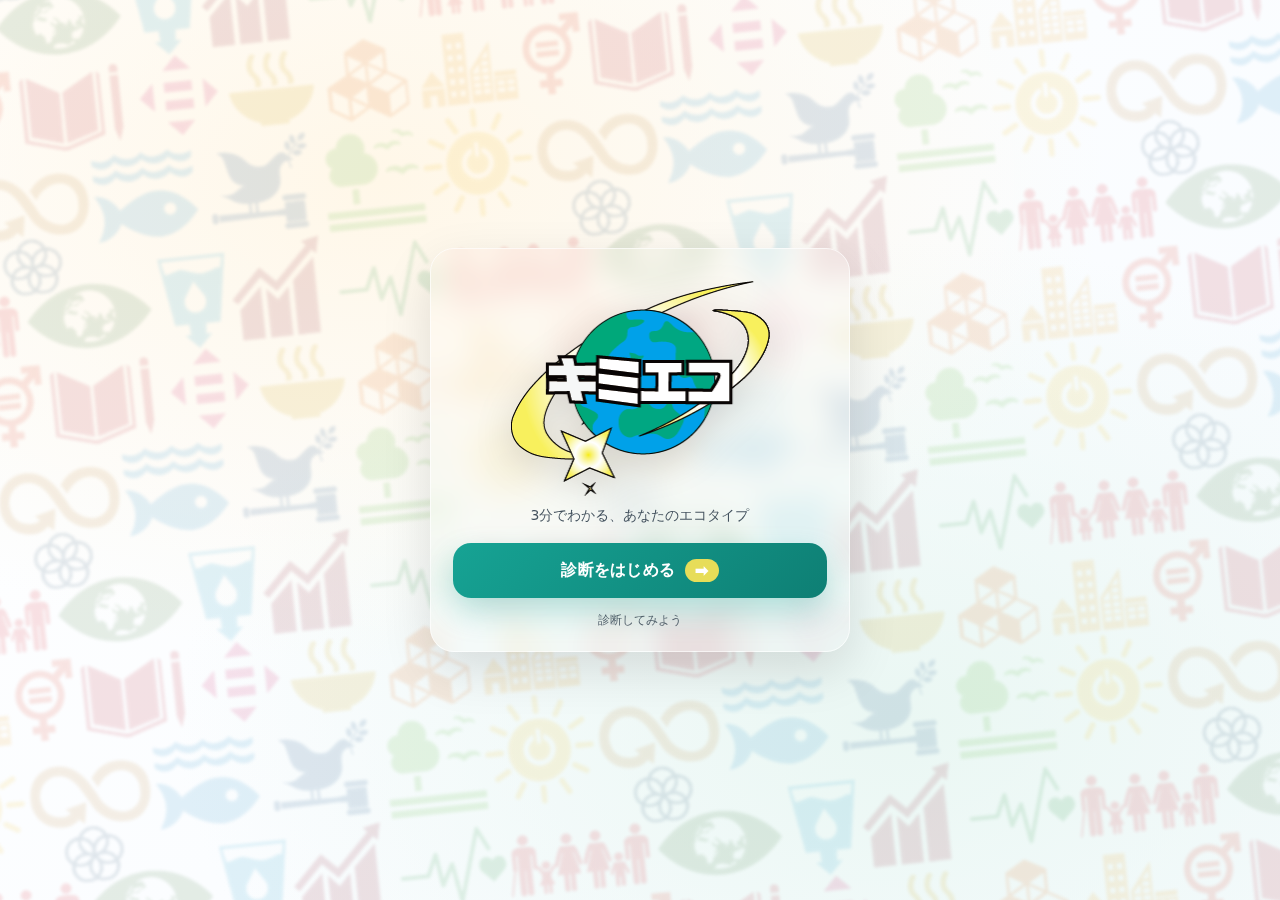
<file: index.html>
<!doctype html>
<html>
<head>
    <title>キミはエコい_SDGs診断</title>
    <meta charset="utf-8" />
    <meta http-equiv="X-UA-Compatible" content="IE=edge" />
    <link rel="icon" href="Picture/Logo.png" sizes="32x32" type="image/png" />
    <link rel="stylesheet" href="style.css">
    <meta name="viewport" content="width=device-width, initial-scale=1.0">

</head>

<body>

    <div class="screen">
    <div class="bg"></div>

    <main class="card">
        <img class="logo" src="picture/Logo.png" alt="キミエコ">
        <p class="lead">3分でわかる、あなたのエコタイプ</p>

        <a href="question.html" class = "start-link">
            <button class="cta">
                <span>診断をはじめる</span>
                <span class="arrow">➡</span>
            </button>
        </a>
        
        <p class="note">診断してみよう</p>
    </main>

    <script src="https://code.jquery.com/jquery-3.7.1.min.js"></script>
    <script>

    </script>
</body>
</html>
</file>
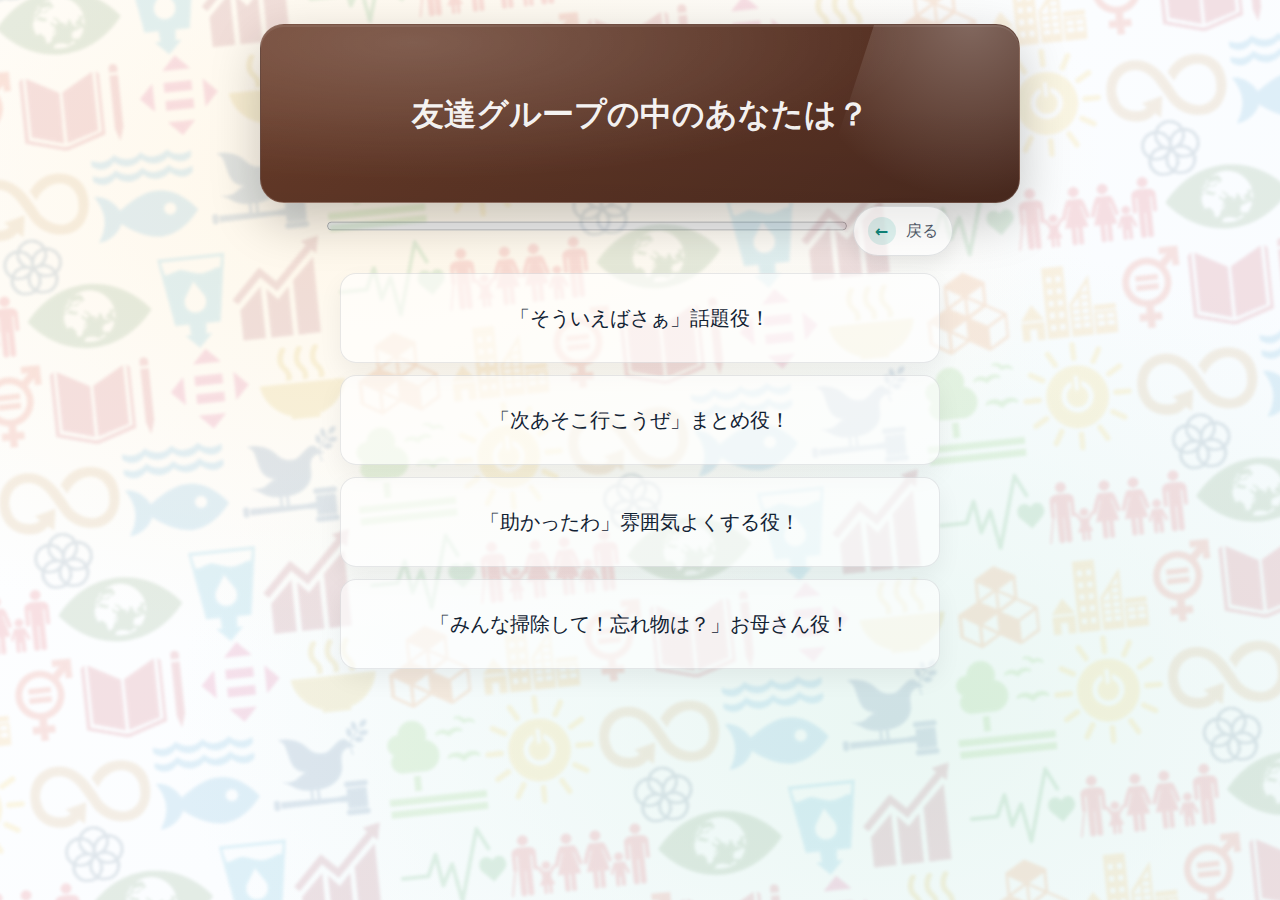
<file: question.html>
<!doctype html>
<html>
<head>
    <!-- Google tag (gtag.js) -->
    <script async src="https://www.googletagmanager.com/gtag/js?id=G-100JL1CE51"></script>
    <script>
      window.dataLayer = window.dataLayer || [];
      function gtag(){dataLayer.push(arguments);}
      gtag('js', new Date());
    
      gtag('config', 'G-100JL1CE51');
    </script>
    
    <title>キミはエコい_SDGs診断</title>
    <meta charset="utf-8" />
    <meta http-equiv="X-UA-Compatible" content="IE=edge" />
    <link rel="icon" href="Picture/Logo.png" sizes="32x32" type="image/png" />
    <link rel="stylesheet" href="Qestion.css">
    <meta name="viewport" content="width=device-width, initial-scale=1">

</head>
<body>
    <div class="screen">
    <div class="bg"></div>

    <div class="card">
    <h1></h1>
    </div>
    <progress max="100" value="0"></progress>
    <button id="back" type="button">戻る</button>

    <ul></ul>
    <div class ="point">あなたのエコ度は... <span data-point-num></span>です</div>


<script src="https://code.jquery.com/jquery-3.7.1.min.js"></script>
<script>
$(function(){
  

  // A. Human        -> SDGs 1〜6
  // B. Economy      -> SDGs 7〜12
  // C. Environment  -> SDGs 13〜15
  // D. Peace        -> SDGs 16〜17

  // 現在の問題番号
  let count = 0;

  // --- セッション保存（リロード対策） ---
  const SESSION_KEY = 'sdgs_quiz_state_v2';

  function saveState(){
    try{
      const state = {
        v: 2,
        count,
        list,
        goalMap,
        orders,
        answers,
        pickedGoal,
        categoryScore,
        goalScore
      };
      sessionStorage.setItem(SESSION_KEY, JSON.stringify(state));
    }catch(e){
      // 保存できない場合は黙って続行（容量不足など）
    }
  }

  function loadState(){
    try{
      const raw = sessionStorage.getItem(SESSION_KEY);
      if(!raw) return false;
      const state = JSON.parse(raw);
      if(!state || state.v !== 2) return false;

      count = Number(state.count) || 0;
      list = state.list || list;
      goalMap = state.goalMap || goalMap;
      orders = state.orders || [];
      answers = state.answers || [];
      pickedGoal = state.pickedGoal || [];

      if(Array.isArray(state.categoryScore)){
        categoryScore = state.categoryScore.slice(0,4);
        while(categoryScore.length < 4) categoryScore.push(0);
      }
      if(Array.isArray(state.goalScore)){
        goalScore = state.goalScore.slice(0,18);
        while(goalScore.length < 18) goalScore.push(0);
      }

      if(count < 0) count = 0;
      if(count >= list.length) count = list.length - 1;

      return true;
    }catch(e){
      return false;
    }
  }

  // 0..3（A..D）の各カテゴリ得点（=選んだ回数）
  let categoryScore = [0,0,0,0];

  
  // 1..17 のSDGs得点
  let goalScore = Array(18).fill(0);

  // 戻る用
  let orders = [];  // ★各問題の選択肢表示順（戻る用）
  let answers = [];       // その問題で選んだ originIndex(0..3)
  let pickedGoal = [];    // その問題で加点した goalId(1..17)

  // SDGs番号と名称対応
  const goalNames = {
    1:"1 貧困をなくそう",
    2:"2 飢餓をゼロに",
    3:"3 すべての人に健康と福祉を",
    4:"4 質の高い教育をみんなに",
    5:"5 ジェンダー平等を実現しよう",
    6:"6 安全な水とトイレを世界中に",
    7:"7 エネルギーをみんなに そしてクリーンに",
    8:"8 働きがいも経済成長も",
    9:"9 産業と技術革新の基盤をつくろう",
    10:"10 人や国の不平等をなくそう",
    11:"11 住み続けられるまちづくりを",
    12:"12 つくる責任 つかう責任",
    13:"13 気候変動に具体的な対策を",
    14:"14 海の豊かさを守ろう",
    15:"15 陸の豊かさも守ろう",
    16:"16 平和と公正をすべての人に",
    17:"17 パートナーシップで目標を達成しよう"
  };

  
  // 各質問の選択肢が加点するSDGs目標ID
  // [A, B, C, D] の順で格納
  // 例: Q1のAを選んだらSDGs1に加点、Bなら8に加点、Cなら13に加点、Dなら16に加点
  // ※質問順シャッフルに伴い、この配列も同じ順でシャッフルされる

  // 1の数は3, 2の数は2, 3の数は4, 5の数は1, 6の数は1, 7の数は1, 8の数は3
  // 9の数は3, 10の数は2, 11の数は1, 12の数は2, 13の数は3, 14の数は3, 15の数は6, 16の数は7, 17の数は5

  let goalMap = [
  // [A, B, C, D] それぞれが加点する SDGs 目標ID
  // A: 1〜6  / B: 7〜12 / C: 13〜15 / D: 16〜17
  [ 1,  8, 13, 16], // Q1: 変なニュース（貧困/働きがい/気候/公正）
  [ 2, 12, 15, 17], // Q2: コンビニ（飢餓/つくる責任/陸/パートナー）
  [ 3,  9, 15, 16], // Q3: 友達のピンチ（健康/技術基盤/陸/公正）
  [ 6,  7, 14, 17], // Q4: 便利屋（水/エネルギー/水の生態系/協力）
  [ 3, 11, 13, 17], // Q5: RPGスキル（健康/まちづくり/気候/協力）
  [ 4,  8, 15, 16], // Q6: 理想の学校（教育/働きがい/陸/公正）
  [ 2,  8, 14, 17], // Q7: ストレス解消（飢餓/働きがい/水の生態系/協力）
  [ 5, 10, 13, 16], // Q8: 未来の市長（ジェンダー/不平等/気候/公正）
  [ 1,  9, 15, 16], // Q9: 変わるボタン（貧困/技術基盤/陸/公正）
  [ 4, 11, 14, 17], // Q10: 友達グループ（教育/まちづくり/水の生態系/協力）
  [ 5,  8, 13, 16], // Q11: 嫌いな言葉（ジェンダー/働きがい/気候/公正）
  [ 4,  9, 14, 17]  // Q12: 嬉しい言葉（教育/技術基盤/水の生態系/協力）
];



  // 質問リスト
  let list = [
    {
      'title':'【速報】朝起きたら、スマホに変なニュースが！',
      'anser':[
        '財布が冬眠した人が続出！',
        'やる気でない、専門家「努力が迷子になっている可能性」',
        '4季が1季に！夏終わらず',
        '喋るたびに1瞬で"しーん"になる現象、解明か'
      ]
    },
    {
      'title':'コンビニで1個だけ奢ってあげると言われた',
      'anser':[
        '大盛カップ麺',
        'ミックスナッツ',
        'コンビニチキン',
        'たくさん入ったプチシュー'
      ]
    },
    {
      'title':'友達が「人生終わった」って言ってきた。あなたの第一声は？',
      'anser':[
        '「ご飯いこうぜ」',
        '「状況整理しよ。どうしたの？」',
        '「外へ散歩しに行こうぜ」',
        '「誰かと揉めてるの？手伝えることある？」'
      ]
    },
    {
      'title':'あなたは村の便利屋さん。依頼が4つ来たよ、どれを優先する？',
      'anser':[
        '「水まわりが地味に終わってる」',
        '「エアコンが古くて電気代が高い」',
        '「川魚がなんか…元気ない」',
        '「ウノのルールで毎回ケンカになる！」'
      ]
    },
    {
      'title':'RPGでパッシブスキル（常に発動）を1つ選べる）',
      'anser':[
        'HPゲージが減ってる人を察知できる',
        'お使いクエストを回避する嗅覚がある',
        '暑さ・寒さ・異常気象の前兆に気づける',
        '魔王と王様を仲良くさせる'
      ]
    },
    {
      'title':'理想の学校の校長に！どんな学校？',
      'anser':[
        '勉強など、絶対に置いて行かれない',
        '体験授業が多い',
        '校庭が小さな森みたいになってる',
        'いじめ・不公平の相談が秒速で届く窓口'
      ]
    },
    {
      'title':'あなたのストレスの減らし方は？',
      'anser':[
        'まず寝る、そして食う',
        'やる事を終わらせる',
        '外を散歩する',
        '人と遊ぶ'
      ]
    },
    {
      'title':'未来の市長として最初の一手を打つなら？',
      'anser':[
        '子育て・介護・病気の支援を増やす',
        'お金を稼ぎやすくする',
        '災害に強い街作りをする',
        '困りごと解決科を作る'
      ]
    },
    {
      'title':'目の前に世界が少し変わるボタンが！',
      'anser':[
        '貧困がなくなる！',
        '技術が進化する！',
        '自然が続く！',
        '平和が続く！'
      ]
    },
    {
      'title':'友達グループの中のあなたは？',
      'anser':[
        '「そういえばさぁ」話題役！',
        '「次あそこ行こうぜ」まとめ役！',
        '「みんな掃除して！忘れ物は？」お母さん役！',
        '「助かったわ」雰囲気よくする役！'
      ]
    },
    {
      'title':'あなたが嫌だと思う言葉は？',
      'anser':[
        '「自己責任でしょ」',
        '「結果残してないなら意味ないね」',
        '「まあ、ちょっとぐらいいいんじゃない？」',
        '「黙って従って」'
      ]
    },
    {
      'title':'言われて嬉しい言葉は？',
      'anser':[
        '「気づいてくれて助かった！」',
        '「アイディアめっちゃいいね！」',
        '「手伝ってくれてありがとう！」',
        '「気が利くね！」'
      ]
    }
  ];


  const restored = loadState();

  // 質問リストと goalMap を同じ順でシャッフル
  if(!restored){
  for (let i = list.length - 1; i > 0; i--) {             // ロジックはFisher–Yates
    const j = Math.floor(Math.random() * (i + 1));
    [list[i], list[j]] = [list[j], list[i]]; 
    
    [goalMap[i], goalMap[j]] = [goalMap[j], goalMap[i]];  // 問題順をシャッフルしたので goalMap も同じ順で入れ替える
  }

  }

  // 初期状態を保存
  if(!restored){
    saveState();
  }

  // 前回の結果表示
//if (localStorage.getItem('sindan') == null){
//  $('#kekka').text('まだ無いよ！');
//}else{
//  $('#kekka').text(localStorage.getItem('sindan'));
//}

  // 配列シャッフル関数
  function shuffleArray(arr){
    for (let i = arr.length - 1; i > 0; i--) {
      const j = Math.floor(Math.random() * (i + 1));
      [arr[i], arr[j]] = [arr[j], arr[i]];
    }
    return arr;
  }

  // 問題表示
  function render(count){
  $('li').remove();
  $('h1').html(list[count]['title']);

  // 選択肢の表示順をランダム化（戻る用に保存も）
  // すでに保存されていればそれを使う
  if(!orders[count]){
    orders[count] = shuffleArray([0,1,2,3]); // originIndexの並び
  }
  const order = orders[count];

  order.forEach(function(originIndex){
    const text = list[count]['anser'][originIndex];
    const li = `<li data-origin="${originIndex}">${text}</li>`;
    $('ul').append(li);
  });

  $('#back').prop('disabled', count === 0);

  // 表示順が決まったら保存
  saveState();
}

  // 初回表示（復元されていればその位置から）
  render(count);
  $('progress').val(100 * (count / list.length));

// ーーー回答アルゴリズムーーー
  // 変数一覧
  // categoryScore: 各カテゴリ得点（0..3）
  // goalScore: 各SDGs得点（1..17）
  // pickedGoal: 各問題で加点したSDGs目標ID（1..17）
  // answers: 各問題で選んだ選択肢の originIndex(0..3)
  // orders: 各問題の選択肢表示順（戻る用）
  // count: 現在の問題番号
  // list: 質問リスト
  // goalMap: 各質問の選択肢が加点するSDGs目標ID
  // goalNames: SDGs番号と名称対応

  // 回答反映
  // applyAnswer : 機能 - 指定の質問と選択肢に基づき、得点を加減算・pickedGoal更新
  function applyAnswer(qIndex, originIndex, delta){
    categoryScore[originIndex] += delta;

    const g = goalMap[qIndex][originIndex]; // 1..17
    goalScore[g] += delta;

    if(delta > 0){
      pickedGoal[qIndex] = g;
    }else{
      pickedGoal[qIndex] = undefined;
    }
  }
  // 結果決定（偏りを減らす：出現回数で補正して「その人らしさ」を判定）
  function decideResultGoalId(){
    // goalMap 内で各目標が「何回登場するか」（= その目標を取りやすい度）を数える
    const availCount = Array(18).fill(0); // 1..17
    let totalSlots = 0;
    for(let q=0; q<goalMap.length; q++){
      for(let k=0; k<4; k++){
        const gid = goalMap[q][k];
        if(gid >= 1 && gid <= 17) availCount[gid]++;
        totalSlots++;
      }
    }

    const n = list.length; // 回答数（=質問数）
    let bestZ = -Infinity;
    let bestGoals = [];

    for(let gid=1; gid<=17; gid++){
      const a = availCount[gid];
      if(a <= 0) continue; // その目標が一度も出ないなら除外

      // その目標が「ランダムに押された場合」に取られる確率
      const p = a / totalSlots;
      const mu = n * p;
      const varr = n * p * (1 - p);

      // 分散0はあり得ないが念のため
      const z = (varr > 0) ? ((goalScore[gid] - mu) / Math.sqrt(varr)) : -Infinity;

      if(z > bestZ){
        bestZ = z;
        bestGoals = [gid];
      }else if(z === bestZ){
        bestGoals.push(gid);
      }
    }

    // 同点ならランダム（固定優遇をしない）
    return bestGoals[Math.floor(Math.random() * bestGoals.length)];
  }


  // liクリック
  $('body').on('click', 'li', function(){
    const originIndex = Number($(this).data('origin')); // 0..3

    answers[count] = originIndex;
    applyAnswer(count, originIndex, +1);
    saveState();

    if(count < list.length - 1){
      count++;
      render(count);
      $('progress').val(100 * (count / list.length));
    }else{
      const goalId = decideResultGoalId();
      const resultText = goalNames[goalId];

      // 結果（必須）
      localStorage.setItem('sindan', resultText);
      localStorage.setItem('sindan_goalId', String(goalId));

      // 結果ページへ
      sessionStorage.removeItem(SESSION_KEY);
      window.location.href = 'result.html';
    }

  });

  // 戻るボタンクリック
  $('#back').on('click', function(){
    if(count === 0) return;

    const prevQ = count - 1;
    const prevIndex = answers[prevQ];

    if(prevIndex !== undefined){
      applyAnswer(prevQ, prevIndex, -1);
      answers[prevQ] = undefined;
      pickedGoal[prevQ] = undefined;
      saveState();
    }

    count--;
    render(count);
    $('progress').val(100 * (count / list.length));
  });

});
</script>
</file>
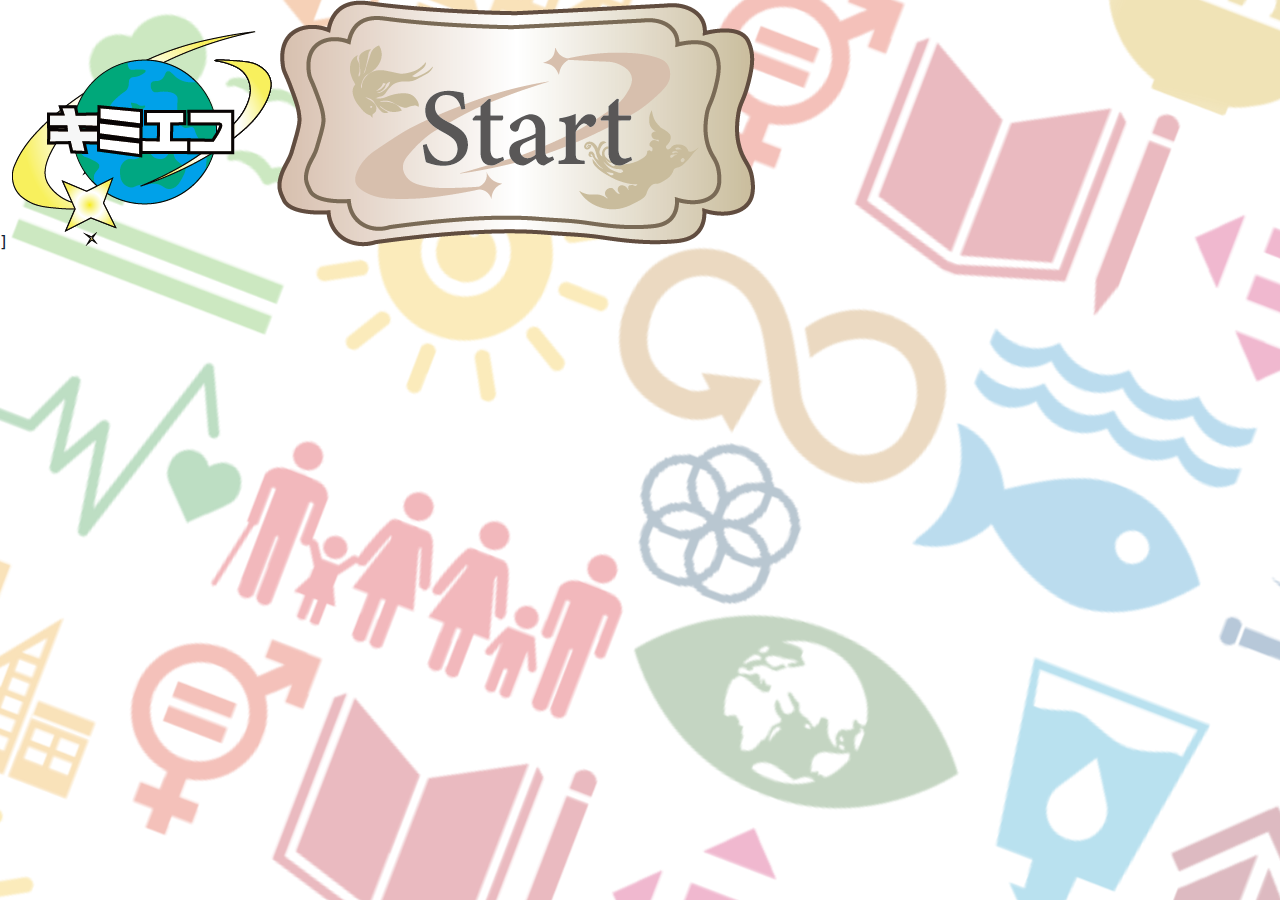
<file: Title.html>
<!doctype html>
<html>
<head>
    <title>キミはエコい_SDGs診断</title>
    <meta charset="utf-8" />
    <meta http-equiv="X-UA-Compatible" content="IE=edge" />
    <link rel="icon" href="Picture/キミエコロゴ.png" sizes="32x32" type="image/png" />]
    <link rel="stylesheet" href="style.css">
</head>

<body>
    <img src = "picture/Logo.png" id = "Logo"/>

    <img src = "picture/Start.png" class = "button"/>

</body>
</html>
</file>
<file: style.css>
/* Global Styles */
*{ box-sizing:border-box; }
body{
  margin:0;
  font-family: "Noto Sans JP", system-ui, -apple-system, sans-serif;
  color:var(--text);
}


/* 背景画像：薄く・透明に */
body::before {
  	content: "";             /* 疑似要素を有効化 */
  	position: absolute;      /* body基準で配置 */

	top: 0;
  	left: 0;
  	width: 100%;
  	height: 100%;

  	background-image: url("picture/haikei1.png"); /* 背景画像 */
  	background-size: 250%;

	opacity: 0.3;   /* 透明度 */
  	z-index: -1;             /* 中身の背面へ */
}

/* カラーパレット */
:root{
  --bg1:#EAF7F3;        /* 薄いティール寄り */
  --bg2:#FFF7E8;        /* 薄いアイボリー */
  --primary:#16A394;    /* ティール */
  --accent:#F7C948;     /* 星っぽい黄色 */
  --text:#123;
}

/* 全体画面：中央寄せ＋背景グラデーション */
.screen{
  min-height:100svh;
  display:grid;
  place-items:center;
  padding:24px;
  background: radial-gradient(1200px 800px at 30% 20%, var(--bg2), transparent 60%),
              radial-gradient(1200px 800px at 70% 80%, var(--bg1), transparent 60%),
              linear-gradient(135deg, #ffffff, #f7fbff);
  position:relative;
  overflow:hidden;
}

/* 背景パターン：薄く・少しだけぼかす */
.bg{
  pointer-events: none;
  position:absolute; inset:-40px;
  background:url("picture/haikei.png") center/520px repeat;
  opacity:.12;
  filter: blur(1.5px);
  transform: rotate(-6deg) scale(1.1);
}

/* 中央カード：フロスト（ガラスっぽい） */
.card{
  width:min(420px, 92vw);
  padding:28px 22px 22px;
  border-radius:24px;
  background: rgba(255, 255, 255, 0);
  backdrop-filter: blur(14px);
  -webkit-backdrop-filter: blur(14px);
  border: 1px solid rgba(255,255,255,.65);
  box-shadow: 0 18px 50px rgba(0,0,0,.12);
  text-align:center;
  position:relative;
}

.logo{
  width:min(260px, 78vw);
  height:auto;
  display:block;
  margin:4px auto 10px;
  filter: drop-shadow(0 10px 18px rgba(0,0,0,.14));
}

/* 見出し＋リード文 */
.lead{
  margin:0 0 18px;
  font-size:14px;
  opacity:.78;
}

/* CTAボタン：丸角＋影は控えめ、押せる感だけ残す */
.cta{
  width:100%;
  border:0;
  border-radius:18px;
  padding:16px 18px;
  font-size:16px;
  font-weight:800;
  letter-spacing:.02em;
  color:white;
  background: linear-gradient(135deg, var(--primary), #0E7F74);
  box-shadow: 0 14px 30px rgba(22,163,148,.28);
  display:flex;
  align-items:center;
  justify-content:center;
  gap:10px;
  cursor:pointer;
  transition: transform .12s ease, box-shadow .12s ease, filter .12s ease;
}

.cta:hover{
  transform: translateY(-1px);
  filter: brightness(1.02);
}

.cta:active{
  transform: translateY(1px);
  box-shadow: 0 10px 20px rgba(22,163,148,.22);
}

.arrow{
  display:inline-block;
  background: rgba(255, 229, 84, 90%);
  padding:2px 10px;
  border-radius:999px;
  font-weight:900;
}

.note{
  margin:14px 0 0;
  font-size:12px;
  opacity:.7;
}

.start-link{
  text-decoration: none;
  color: inherit;
}

.result{
  position: fixed;
  top: 10%;
  right: 10%;
  font-weight: bold;
}

#kekka{
  color: red;
}

/*　－－－－－－－－－－－－－－－－－－－－　*/
/*　ーーーーメディアクエリ（スマホ）ーーーー　*/ 
/*　－－－－－－－－－－－－－－－－－－－－　*/

@media (max-width: 780px) {

/* 背景パターン：薄く・少しだけぼかす */
.bg{
  background:url("picture/haikei.png") center/450px repeat;
}

.result{
  font-size: 15px;
}

.card{
  width:min(90%);
  padding:28px 22px 22px;
  border-radius:24px;
}

.logo{
  width:min(75%);
  height:auto;
  display:block;
  margin:4px auto 10px;
  filter: drop-shadow(0 10px 18px rgba(0,0,0,.14));
}

/* 見出し＋リード文 */
.lead{
  margin:0 0 18px;
  font-size:14px;
  opacity:.78;
}

/* CTAボタン：丸角＋影は控えめ、押せる感だけ残す */
.cta{
  border:0;
  border-radius:18px;
  padding:13px 18px;
  font-size:14px;
  font-weight:800;
  letter-spacing:.02em;
}

}
/* メディアクエリ終了*/
</file>
<file: Qestion.css>
*{ box-sizing:border-box; }
body{
  position: relative;      /* 疑似要素の基準 */
  text-align: center;
  margin:0;
  font-family: "Noto Sans JP", system-ui, -apple-system, sans-serif;
  color:var(--text);
  
}

body::before {
  	content: "";             /* 疑似要素を有効化 */
  	position: absolute;      /* body基準で配置 */

    top: 0; 
  	left: 0;
  	width: 100%;
  	height: 100%;

  	background-image: url("picture/haikei1.png"); /* 背景画像 */
  	background-size: 250%;

	opacity: 0.3;   /* 透明度 */
  	z-index: -1;             /* 中身の背面へ */
}

:root{
  --bg1:#EAF7F3;        /* 薄いティール寄り */
  --bg2:#FFF7E8;        /* 薄いアイボリー */
  --primary:#16A394;    /* ティール */
  --accent:#F7C948;     /* 星っぽい黄色 */
  --text:#123;
}

.screen{
  min-height:100svh;
/* 高さ中央ぞろえ
  display:grid;
  place-items:center;
*/
  padding:24px;
  background: radial-gradient(1200px 800px at 30% 20%, var(--bg2), transparent 60%),
              radial-gradient(1200px 800px at 70% 80%, var(--bg1), transparent 60%),
              linear-gradient(135deg, #ffffff, #f7fbff);
  position:relative;
  overflow:hidden;
}

/* 背景パターン：薄く・少しだけぼかす */
.bg{
  pointer-events: none;
  position:absolute; inset:-40px;
  background:url("picture/haikei.png") center/520px repeat;
  opacity:.12;
  filter: blur(1.5px);
  transform: rotate(-6deg) scale(1.1);
}

.card{
  position: relative;
  width: min(760px, 92vw);
  margin: 0 auto;
  margin-bottom: 3px;
  padding: 28px 22px;
  border-radius: 24px;
  text-align: center;
  position: relative;
  overflow: hidden;

  /* ブラウンの深み */
  background:
    radial-gradient(120% 140% at 20% 10%, rgba(255,255,255,.18), transparent 55%),
    linear-gradient(135deg, #6a3d2a, #4b2a1f);

  /* ちょい立体 */
  border: 1px solid rgba(255,255,255,.14);
  box-shadow:
    0 18px 50px rgba(0,0,0,.22),
    0 2px 0 rgba(255,255,255,.08) inset;

  color: rgba(255,255,255,.92); /* カード内の文字色 */
}

/* つやハイライト */
.card::before{
  content:"";
  position:absolute;
  inset:-80px -140px auto auto;
  width: 300px;
  height: 300px;
  background: radial-gradient(circle at 30% 30%, rgba(255,255,255,.28), transparent 60%);
  transform: rotate(18deg);
  pointer-events:none;
  z-index: 0;
}

/* ほんのりノイズっぽい質感（好み） */
.card::after{
  content:"";
  position:absolute;
  inset:0;
  background: linear-gradient(0deg, rgba(0,0,0,.10), transparent 55%);
  opacity:.6;
  pointer-events:none;
  z-index: 0;
}



h1{
  color: rgba(255,255,255,.95);
  font-weight: bold;
  margin-bottom: 20px;

  line-height: 1.25;   /* 行間を固定 */
  min-height: 2.5em;   /* 2行ぶん確保（1.25 × 2 = 2.5） */

  display: flex;
  align-items: center;        /* 縦センター */
  justify-content: center;    /* 横センター（text-alignでもOK） */
  text-align: center;
}

ul{
  width: min(600px, 100%); /* 固定→可変 */
  margin: 0 auto;
  padding-left: 0;
  list-style: none;
}

progress{
  width: min(520px, 100%); /* 固定→可変 */
  height: 18px;
  margin-top: 10px;
  margin-bottom: 5px;
/*  -webkit-appearance: none; /* プログレスバーのスタイルをリセット */
/*  -moz-appearance: none; /* プログレスバーのスタイルをリセット */
/*  background-color: #494949; /* プログレスバーの背景色/-moz- 用 */
}

#back{
  position: relative;
  z-index: 1;
  
  margin-top: 0px;
  margin-bottom: 5px;
  appearance: none;
  -webkit-appearance: none;
  border: 0;
  background: transparent;
  font: inherit;
  color: inherit;
  text-decoration: none;

  display: inline-flex;
  align-items: center;
  justify-content: center;
  gap: 10px;

  padding: 10px 14px;
  border-radius: 999px;

  /* 控えめで上品なゴースト */
  color: rgba(18,34,51,.75);
  background: rgba(255, 255, 255, 0.6);
  border: 1px solid rgba(18,34,51,.12);
  box-shadow: 0 8px 20px rgba(0,0,0,.08);

  cursor: pointer;
  transition: transform .12s ease, box-shadow .12s ease, filter .12s ease;
}

#back::before{
  content: "←";
  display: inline-grid;
  place-items: center;
  width: 28px;
  height: 28px;
  border-radius: 999px;
  background: rgba(22,163,148,.14);
  color: rgba(14,127,116,1);
  font-weight: 900;
}

#back:hover{
  transform: translateY(-1px);
  filter: brightness(1.02);
  box-shadow: 0 12px 26px rgba(0,0,0,.10);
}

#back:active{
  transform: translateY(1px);
  box-shadow: 0 8px 18px rgba(0,0,0,.08);
}

#back:focus-visible{
  outline: 3px solid rgba(22,163,148,.35);
  outline-offset: 3px;
}


li{
  position: relative;
  z-index: 1;
  margin-top: 12px;

  background: rgba(255, 255, 255, 0.6);
  border: 1px solid rgba(18,34,51,0.1);
  border-radius: 16px;
  box-shadow: 0 10px 24px rgba(0,0,0,0.06);

  font-weight: 550;
  font-size: 20px;

  /* 2行ぶんの高さ確保 */
  line-height: 1.25;
  min-height: 4.5em;         /* line-height(1.25) × 2行 = 2.5em */

  /* 文字を箱の中央に */
  display: flex;
  align-items: center;       /* 縦センター */
  justify-content: center;   /* 横センター */
  text-align: center;

  /* パディングは“縦”より“横”中心に寄せると安定 */
  padding: 0 12px;           /* ←縦paddingを消すのがコツ */
}

.point{
  margin-top: 100px;
  color: rgb(239, 81, 108);
  display: none;
  font-size: 40px;
}




/*  ::-webkit-progress-bar {
/*    background-color: #ffffff93; /* プログレスバーの背景色/-webkit- 用 */
/*  }
*/
/*  ::-webkit-progress-value {
/*  background-color: greenyellow; /* プログレスバーの進捗部分色/-webkit- 用 */
/*  }
*/
/*  ::-moz-progress-bar {
/*  background-color: greenyellow; /* プログレスバーの進捗部分色/-moz- 用 */
/*  }
*/

.result{
  position: fixed;
  top: 10%;
  right: 10%;
  font-weight: bold;
}
#kekka{
  color: red;
}


/*　－－－－－－－－－－－－－－－－－－－－　*/
/*　ーーーーメディアクエリ（スマホ）ーーーー　*/ 
/*　－－－－－－－－－－－－－－－－－－－－　*/

@media (max-width: 780px) {

.card{
  width:min(100%, 760px);
  /*padding:28px 22px 22px;
  border-radius:24px;
  */
}
h1{
  font-size: 18px;
  line-height: 1.25;
  min-height: 2.5em;
}

ul{
  width: 100%;
  margin: 0;
  padding-left: 0;
}

li{
  font-size: 15px;

  line-height: 1.25;
  min-height: 4.5em;

  display:flex;
  align-items:center;
  justify-content:center;

  padding: 0 10px;
}

progress{
  width: 72%;
}

#back{
  width: auto;
  padding: 8px 12px;
  font-size: 14px;

}
}
/* メディアクエリ終了*/
</file>
